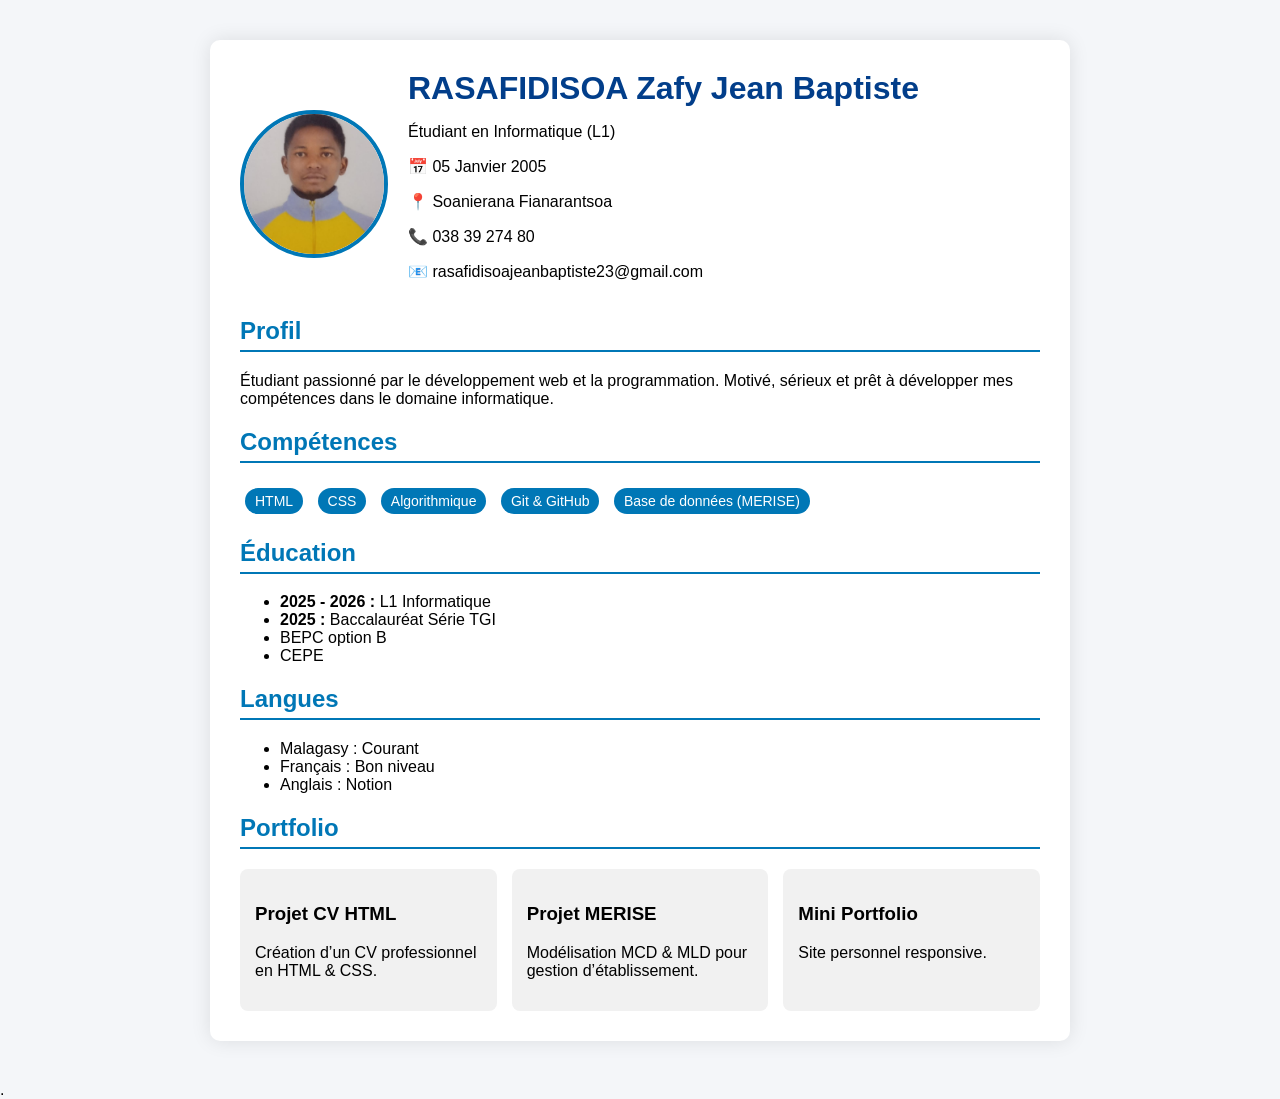
<file: index.html>
<!DOCTYPE html>
<html lang="fr">
<head>
    <meta name="description" content="CV et projets de Rasafidisoa Zafy Jean Baptiste, étudiant informatique.">
    <meta name="keywords" content="CV, Informatique, Projet, GitHub Pages, Rasafidisoa">
    <meta name="author" content="Rasafidisoa Zafy Jean Baptiste">
    <meta name="robots" content="index, follow">
    <meta name="google-site-verification" content="iog886ukall2pON5UhydXzrMMsXnI8PcZTx5XU04X2w" />
    <meta charset="UTF-8">
    <title>CV - Rasafidisoa Zafy Jean Baptiste</title>
    <link rel="stylesheet" href="style.css">
</head>
<body>

<div class="cv-container">

    <header class="header">
        <img src="baptiste.jpg" alt="Photo Baptiste">
        <div class="info">
            <h1>RASAFIDISOA Zafy Jean Baptiste</h1>
            <p>Étudiant en Informatique (L1)</p>
            <p>📅 05 Janvier 2005</p>
            <p>📍 Soanierana Fianarantsoa</p>
            <p>📞 038 39 274 80</p>
            <p>📧 rasafidisoajeanbaptiste23@gmail.com</p>
        </div>
    </header>

    <section>
        <h2>Profil</h2>
        <p>
            Étudiant passionné par le développement web et la programmation.
            Motivé, sérieux et prêt à développer mes compétences dans le domaine informatique.
        </p>
    </section>

    <section>
        <h2>Compétences</h2>
        <div class="skills">
            <span>HTML</span>
            <span>CSS</span>
            <span>Algorithmique</span>
            <span>Git & GitHub</span>
            <span>Base de données (MERISE)</span>
        </div>
    </section>

    <section>
        <h2>Éducation</h2>
        <ul>
            <li><strong>2025 - 2026 :</strong> L1 Informatique</li>
            <li><strong>2025 :</strong> Baccalauréat Série TGI</li>
            <li>BEPC option B</li>
            <li>CEPE</li>
        </ul>
    </section>

    <section>
        <h2>Langues</h2>
        <ul>
            <li>Malagasy : Courant</li>
            <li>Français : Bon niveau</li>
            <li>Anglais : Notion</li>
        </ul>
    </section>

    <section>
        <h2>Portfolio</h2>
        <div class="portfolio">
            <div class="project">
                <h3>Projet CV HTML</h3>
                <p>Création d’un CV professionnel en HTML & CSS.</p>
            </div>

            <div class="project">
                <h3>Projet MERISE</h3>
                <p>Modélisation MCD & MLD pour gestion d’établissement.</p>
            </div>

            <div class="project">
                <h3>Mini Portfolio</h3>
                <p>Site personnel responsive.</p>
            </div>
        </div>
    </section>

</div>

</body>
</html>


.
</file>
<file: style.css>
body {
    font-family: Arial, sans-serif;
    background: #f4f6f9;
    margin: 0;
    padding: 0;
}

.cv-container {
    width: 800px;
    margin: 40px auto;
    background: white;
    padding: 30px;
    border-radius: 10px;
    box-shadow: 0 0 20px rgba(0,0,0,0.1);
}

.header {
    display: flex;
    align-items: center;
    gap: 20px;
}

.header img {
    width: 140px;
    height: 140px;
    border-radius: 50%;
    object-fit: cover;
    border: 4px solid #0077b6;
}

h1 {
    margin: 0;
    color: #023e8a;
}

h2 {
    color: #0077b6;
    border-bottom: 2px solid #0077b6;
    padding-bottom: 5px;
}

.skills span {
    display: inline-block;
    background: #0077b6;
    color: white;
    padding: 5px 10px;
    margin: 5px;
    border-radius: 20px;
    font-size: 14px;
}

.portfolio {
    display: flex;
    gap: 15px;
}

.project {
    background: #f1f1f1;
    padding: 15px;
    border-radius: 8px;
    flex: 1;
}
</file>
